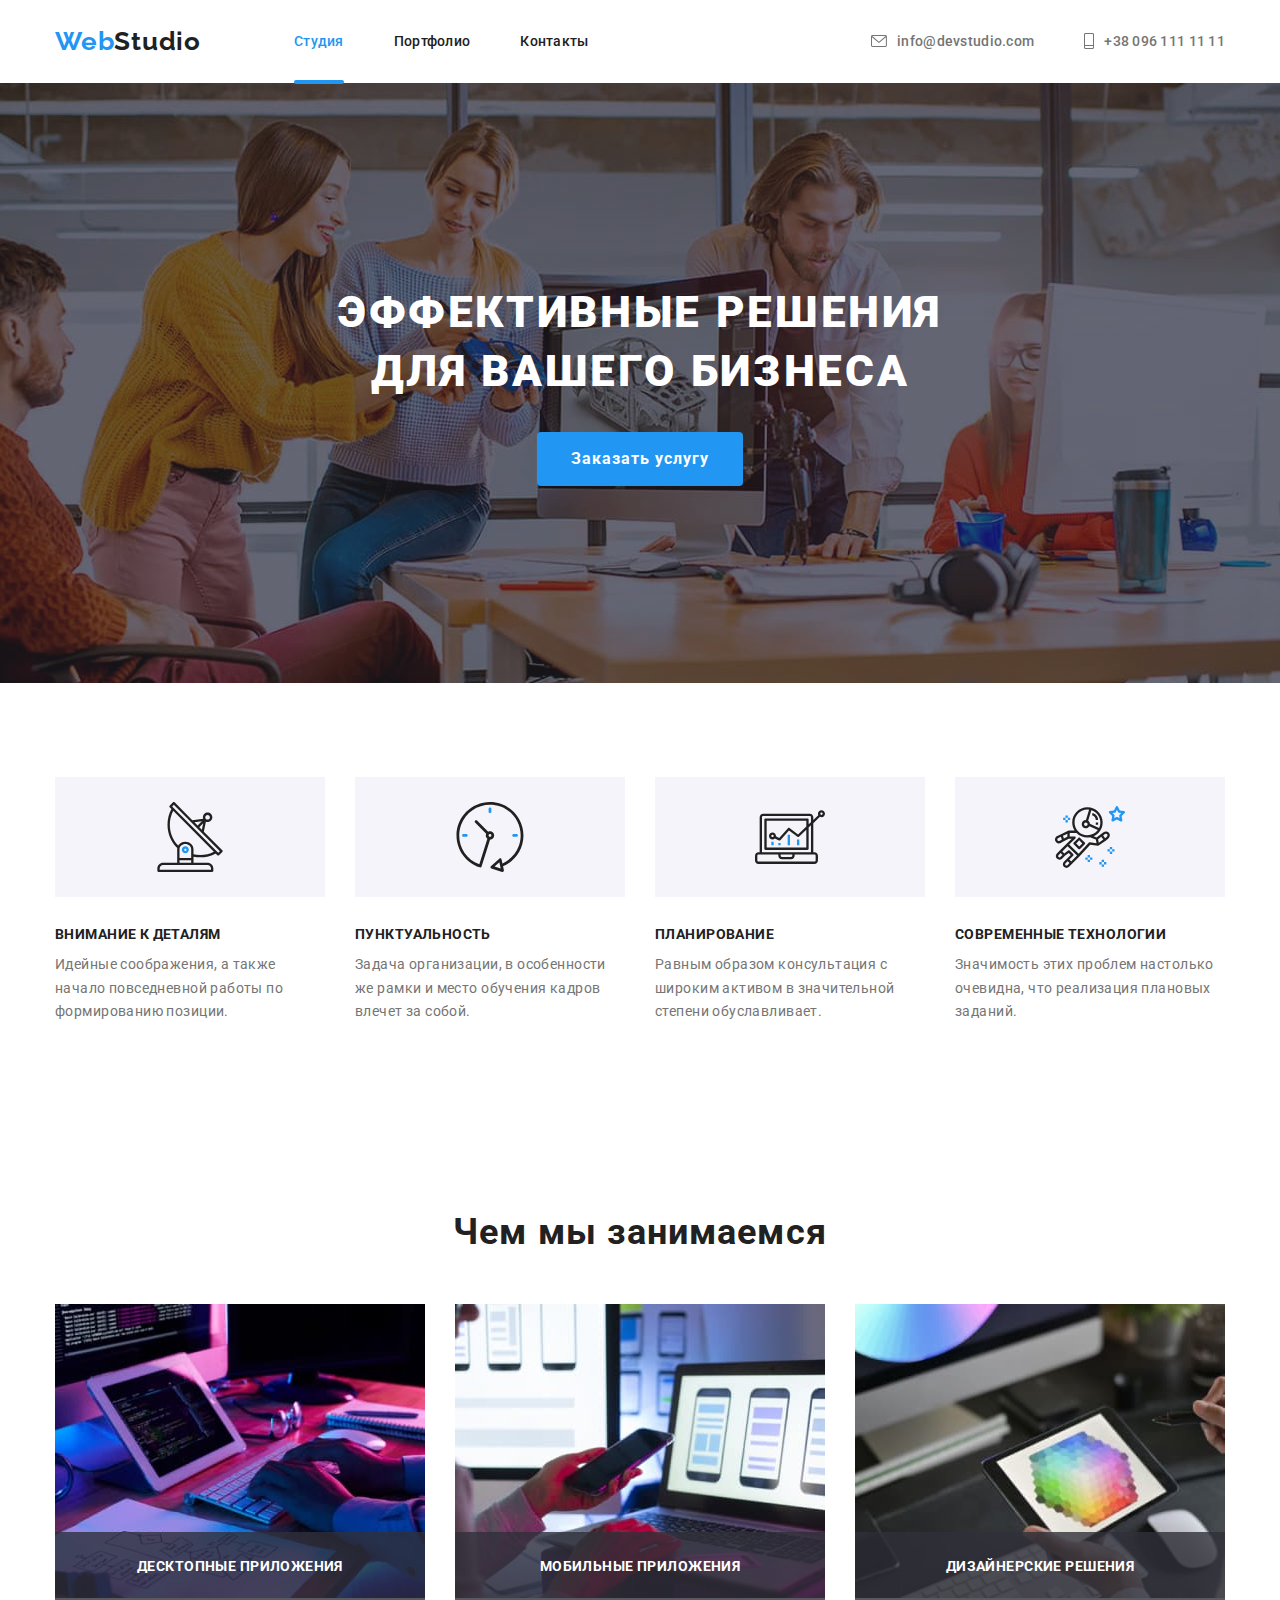
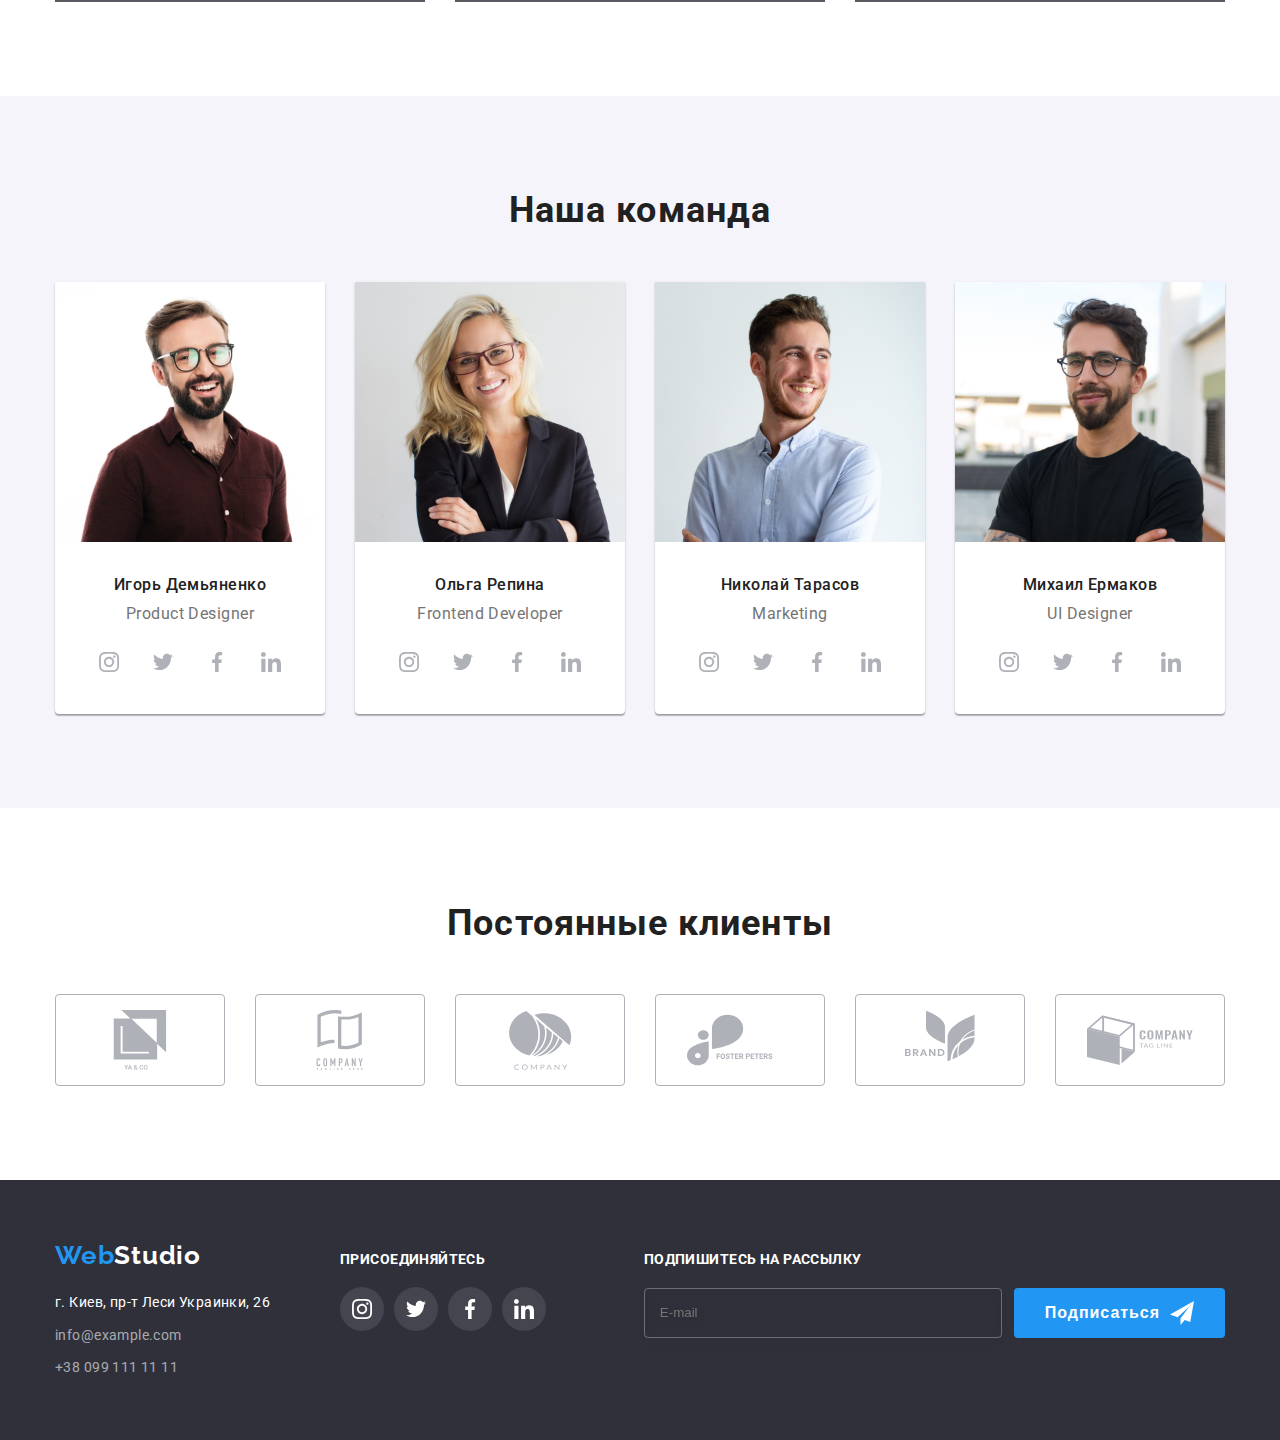
<file: index.html>
<!DOCTYPE html>
<html lang="ru">
  <head>
    <meta charset="UTF-8" />
    <meta http-equiv="X-UA-Compatible" content="IE=edge" />
    <meta
      name="viewport"
      content="width=device-width, initial-scale=1.0"
    />
    <title>WebStudio</title>
    <link rel="preconnect" href="https://fonts.googleapis.com" />
    <link
      rel="preconnect"
      href="https://fonts.gstatic.com"
      crossorigin
    />
    <link
      href="https://fonts.googleapis.com/css2?family=Raleway:wght@700&family=Roboto:wght@400;500;700;900&display=swap"
      rel="stylesheet"
    />
    <link
      rel="stylesheet"
      href="https://cdnjs.cloudflare.com/ajax/libs/modern-normalize/1.1.0/modern-normalize.min.css"
      integrity="sha512-wpPYUAdjBVSE4KJnH1VR1HeZfpl1ub8YT/NKx4PuQ5NmX2tKuGu6U/JRp5y+Y8XG2tV+wKQpNHVUX03MfMFn9Q=="
      crossorigin="anonymous"
      referrerpolicy="no-referrer"
    />
    <!-- <link rel="stylesheet" href="./css/styles.css" /> -->
    <link rel="stylesheet" href="./css/main.min.css" />
  </head>
  <body>
    <!--header-->
    <header class="header">
      <div class="header-container container">
        <a href="./index.html" class="header__logo logo link"
          >Web<span class="header-logo">Studio</span></a
        >
        <nav>
          <ul class="header-nav">
            <li class="header-nav__item">
              <a
                href="./index.html"
                class="header-nav__link link header-nav__link current"
                >Студия</a
              >
            </li>
            <li class="header-nav__item">
              <a href="./portfolio.html" class="header-nav__link link"
                >Портфолио</a
              >
            </li>
            <li class="header-nav__item">
              <a href="" class="header-nav__link link">Контакты</a>
            </li>
          </ul>
        </nav>
        <ul class="contact-us">
          <li class="contact-us__item">
            <a
              href="mailto:info@devstudio.com"
              class="contact-us__via link"
              ><svg class="contact-us__icon" width="16" height="12">
                <use
                  href="./icons/symbol-defs.svg#icon-envelope"
                ></use>
              </svg>
              info@devstudio.com</a
            >
          </li>
          <li class="contact-us__item">
            <a href="tel:+380961111111" class="contact-us__via link"
              ><svg class="contact-us__icon" width="10" height="16">
                <use href="icons/symbol-defs.svg#icon-phone"></use>
              </svg>
              +38 096 111 11 11</a
            >
          </li>
        </ul>
      </div>
    </header>
    <!--main-->
    <main>
      <!-- main section -->
      <section class="main-section overlay">
        <div class="container">
          <h1 class="main-section__title">
            Эффективные решения <br />
            для вашего бизнеса
          </h1>
          <button
            type="button"
            class="main-section__button button"
            data-modal-open
          >
            Заказать услугу
          </button>
        </div>
      </section>

      <!--Our advantages-->
      <section class="section">
        <div class="container">
          <h2 class="visually-hidden">Наши преимущества</h2>
          <ul class="advantages">
            <li class="advantages__item">
              <div class="advantages__bcg">
                <svg width="70" height="70">
                  <use
                    href="icons/symbol-defs.svg#icon-antenna"
                  ></use>
                </svg>
              </div>
              <h3 class="advantages__title">Внимание к деталям</h3>
              <p class="advantages__text">
                Идейные соображения, а также начало повседневной
                работы по формированию позиции.
              </p>
            </li>
            <li class="advantages__item">
              <div class="advantages__bcg">
                <svg width="70" height="70">
                  <use href="icons/symbol-defs.svg#icon-clock"></use>
                </svg>
              </div>
              <h3 class="advantages__title">Пунктуальность</h3>
              <p class="advantages__text">
                Задача организации, в особенности же рамки и место
                обучения кадров влечет за собой.
              </p>
            </li>
            <li class="advantages__item">
              <div class="advantages__bcg">
                <svg width="70" height="70">
                  <use
                    href="icons/symbol-defs.svg#icon-diagram"
                  ></use>
                </svg>
              </div>
              <h3 class="advantages__title">Планирование</h3>
              <p class="advantages__text">
                Равным образом консультация с широким активом в
                значительной степени обуславливает.
              </p>
            </li>
            <li class="advantages__item">
              <div class="advantages__bcg">
                <svg width="70" height="70">
                  <use
                    href="icons/symbol-defs.svg#icon-astronaut"
                  ></use>
                </svg>
              </div>
              <h3 class="advantages__title">
                Современные технологии
              </h3>
              <p class="advantages__text">
                Значимость этих проблем настолько очевидна, что
                реализация плановых заданий.
              </p>
            </li>
          </ul>
        </div>
      </section>

      <!-- our activities -->
      <section class="section section--no-padding-top">
        <div class="container">
          <h2 class="activity__title">Чем мы занимаемся</h2>
          <ul class="activity__list">
            <li class="activity__item">
              <a href="">
                <div class="activity__wrap">
                  <img
                    src="./img/box-1.jpg"
                    alt="верстаем сайт"
                    width="370"
                    height="294"
                  />
                  <p class="activity__text">Десктопные приложения</p>
                </div>
              </a>
            </li>
            <li class="activity__item">
              <a href="">
                <div class="activity__wrap">
                  <img
                    src="./img/box-2.jpg"
                    alt="делаем мобильное приложение"
                    width="370"
                    height="294"
                  />
                  <p class="activity__text">Мобильные приложения</p>
                </div>
              </a>
            </li>
            <li class="activity__item">
              <a href="">
                <div class="activity__wrap">
                  <img
                    src="./img/box-3.jpg"
                    alt="делаем дизайн"
                    width="370"
                    height="294"
                  />
                  <p class="activity__text">Дизайнерские решения</p>
                </div>
              </a>
            </li>
          </ul>
        </div>
      </section>

      <!-- our team -->

      <section class="team section">
        <div class="container">
          <h2 class="team__title">Наша команда</h2>
          <ul class="cards">
            <li class="cards__item item">
              <img
                src="./img/img.jpg"
                alt="Игорь Демьяненко"
                width="270"
              />
              <div class="cards__wrap">
                <h3 class="cards__name">Игорь Демьяненко</h3>
                <p class="cards__position">Product Designer</p>
                <ul class="cards__social-list list">
                  <li class="cards__social-item item">
                    <a class="cards__social-link link" href=""
                      ><svg width="20" height="20">
                        <use
                          href="./icons/symbol-defs.svg#icon-instagram1"
                        ></use>
                      </svg>
                    </a>
                  </li>
                  <li class="cards__social-item item">
                    <a class="cards__social-link link" href=""
                      ><svg width="20" height="20">
                        <use
                          href="./icons/symbol-defs.svg#icon-twitter"
                        ></use>
                      </svg>
                    </a>
                  </li>
                  <li class="cards__social-item item">
                    <a class="cards__social-link link" href=""
                      ><svg width="20" height="20">
                        <use
                          href="./icons/symbol-defs.svg#icon-facebook"
                        ></use>
                      </svg>
                    </a>
                  </li>
                  <li class="cards__social-item item">
                    <a class="cards__social-link link" href=""
                      ><svg width="20" height="20">
                        <use
                          href="./icons/symbol-defs.svg#icon-linkedin"
                        ></use>
                      </svg>
                    </a>
                  </li>
                </ul>
              </div>
            </li>
            <li class="cards__item item">
              <img
                src="./img/img-2.jpg"
                alt="Ольга Репина"
                width="270"
              />
              <div class="cards__wrap">
                <h3 class="cards__name">Ольга Репина</h3>
                <p class="cards__position">Frontend Developer</p>
                <ul class="cards__social-list list">
                  <li class="cards__social-item item">
                    <a class="cards__social-link link" href=""
                      ><svg width="20" height="20">
                        <use
                          href="./icons/symbol-defs.svg#icon-instagram1"
                        ></use>
                      </svg>
                    </a>
                  </li>
                  <li class="cards__social-item item">
                    <a class="cards__social-link link" href=""
                      ><svg width="20" height="20">
                        <use
                          href="./icons/symbol-defs.svg#icon-twitter"
                        ></use>
                      </svg>
                    </a>
                  </li>
                  <li class="cards__social-item item">
                    <a class="cards__social-link link" href=""
                      ><svg width="20" height="20">
                        <use
                          href="./icons/symbol-defs.svg#icon-facebook"
                        ></use>
                      </svg>
                    </a>
                  </li>
                  <li class="cards__social-item item">
                    <a class="cards__social-link link" href=""
                      ><svg width="20" height="20">
                        <use
                          href="./icons/symbol-defs.svg#icon-linkedin"
                        ></use>
                      </svg>
                    </a>
                  </li>
                </ul>
              </div>
            </li>
            <li class="cards__item item">
              <img
                src="./img/img-3.jpg"
                alt="Николай Тарасов"
                width="270"
              />
              <div class="cards__wrap">
                <h3 class="cards__name">Николай Тарасов</h3>
                <p class="cards__position">Marketing</p>
                <ul class="cards__social-list list">
                  <li class="cards__social-item item">
                    <a class="cards__social-link link" href=""
                      ><svg width="20" height="20">
                        <use
                          href="./icons/symbol-defs.svg#icon-instagram1"
                        ></use>
                      </svg>
                    </a>
                  </li>
                  <li class="cards__social-item item">
                    <a class="cards__social-link link" href=""
                      ><svg
                        class="team-social-icon"
                        width="20"
                        height="20"
                      >
                        <use
                          href="./icons/symbol-defs.svg#icon-twitter"
                        ></use>
                      </svg>
                    </a>
                  </li>
                  <li class="cards__social-item item">
                    <a class="cards__social-link link" href=""
                      ><svg width="20" height="20">
                        <use
                          href="./icons/symbol-defs.svg#icon-facebook"
                        ></use>
                      </svg>
                    </a>
                  </li>
                  <li class="cards__social-item item">
                    <a class="cards__social-link link" href=""
                      ><svg width="20" height="20">
                        <use
                          href="./icons/symbol-defs.svg#icon-linkedin"
                        ></use>
                      </svg>
                    </a>
                  </li>
                </ul>
              </div>
            </li>
            <li class="cards__item item">
              <img
                src="./img/img-4.jpg"
                alt="Михаил Ермаков"
                width="270"
              />
              <div class="cards__wrap">
                <h3 class="cards__name">Михаил Ермаков</h3>
                <p class="cards__position">UI Designer</p>
                <ul class="cards__social-list list">
                  <li class="cards__social-item item">
                    <a class="cards__social-link link" href=""
                      ><svg width="20" height="20">
                        <use
                          href="./icons/symbol-defs.svg#icon-instagram1"
                        ></use>
                      </svg>
                    </a>
                  </li>
                  <li class="cards__social-item item">
                    <a class="cards__social-link link" href=""
                      ><svg
                        class="team-social-icon"
                        width="20"
                        height="20"
                      >
                        <use
                          href="./icons/symbol-defs.svg#icon-twitter"
                        ></use>
                      </svg>
                    </a>
                  </li>
                  <li class="cards__social-item item">
                    <a class="cards__social-link link" href=""
                      ><svg width="20" height="20">
                        <use
                          href="./icons/symbol-defs.svg#icon-facebook"
                        ></use>
                      </svg>
                    </a>
                  </li>
                  <li class="cards__social-item item">
                    <a class="cards__social-link link" href=""
                      ><svg width="20" height="20">
                        <use
                          href="./icons/symbol-defs.svg#icon-linkedin"
                        ></use>
                      </svg>
                    </a>
                  </li>
                </ul>
              </div>
            </li>
          </ul>
        </div>
      </section>
      <section class="section">
        <div class="container">
          <h2 class="clients-title">Постоянные клиенты</h2>
          <ul class="clients-list">
            <li class="clients-item item">
              <a class="clients-link" href="">
                <svg class="clients-icon" width="106" height="60">
                  <use href="icons/symbol-defs.svg#icon-group"></use>
                </svg>
              </a>
            </li>
            <li class="clients-item item">
              <a class="clients-link" href="">
                <svg class="clients-icon" width="106" height="60">
                  <use
                    href="icons/symbol-defs.svg#icon-group-2"
                  ></use>
                </svg>
              </a>
            </li>
            <li class="clients-item item">
              <a class="clients-link" href="">
                <svg class="clients-icon" width="106" height="60">
                  <use
                    href="icons/symbol-defs.svg#icon-group-3"
                  ></use>
                </svg>
              </a>
            </li>
            <li class="clients-item item">
              <a class="clients-link" href="">
                <svg class="clients-icon" width="106" height="60">
                  <use
                    href="icons/symbol-defs.svg#icon-group-4"
                  ></use>
                </svg>
              </a>
            </li>
            <li class="clients-item item">
              <a class="clients-link" href="">
                <svg class="clients-icon" width="106" height="60">
                  <use
                    href="icons/symbol-defs.svg#icon-group-5"
                  ></use>
                </svg>
              </a>
            </li>
            <li class="clients-item item">
              <a class="clients-link" href="">
                <svg class="clients-icon" width="106" height="60">
                  <use
                    href="icons/symbol-defs.svg#icon-group-6"
                  ></use>
                </svg>
              </a>
            </li>
          </ul>
        </div>
      </section>
    </main>
    <!--footer-->
    <footer class="footer">
      <div class="footer-container container">
        <div>
          <a href="./index.html" class="logo link"
            ><span class="logo-web">Web</span
            ><span class="footer-logo">Studio</span></a
          >
          <address class="address">
            <ul class="footer-list">
              <li class="footer-item item">
                <a
                  class="footer-address link"
                  href="https://goo.gl/maps/dWY4cg4Rnmq4vtrc8"
                  target="_blank"
                  >г. Киев, пр-т Леси Украинки, 26</a
                >
              </li>
              <li class="footer-item item">
                <a
                  class="footer-email link"
                  href="mailto:info@example.com"
                  >info@example.com</a
                >
              </li>
              <li class="footer-item item">
                <a class="footer-phone link" href="tel:+380991111111"
                  >+38 099 111 11 11</a
                >
              </li>
            </ul>
          </address>
        </div>
        <div class="footer-social">
          <h3 class="follow-us">присоединяйтесь</h3>
          <ul class="footer-social-list">
            <li class="footer-social-item">
              <a class="social-link" href="">
                <svg class="footer-icon" width="20" height="20">
                  <use
                    href="./icons/symbol-defs.svg#icon-instagram3"
                  ></use>
                </svg>
              </a>
            </li>
            <li class="footer-social-item">
              <a class="social-link" href="">
                <svg class="footer-icon" width="20" height="20">
                  <use
                    href="./icons/symbol-defs.svg#icon-twitter"
                  ></use>
                </svg>
              </a>
            </li>
            <li class="footer-social-item">
              <a class="social-link" href="">
                <svg class="footer-icon" width="20" height="20">
                  <use
                    href="./icons/symbol-defs.svg#icon-facebook"
                  ></use>
                </svg>
              </a>
            </li>
            <li class="footer-social-item">
              <a class="social-link" href="">
                <svg class="footer-icon" width="20" height="20">
                  <use
                    href="./icons/symbol-defs.svg#icon-linkedin"
                  ></use>
                </svg>
              </a>
            </li>
          </ul>
        </div>
        <div class="footer-input">
          <form class="footer-form">
            <p class="footer-sub">Подпишитесь на рассылку</p>
            <div class="footer-input-position">
              <input
                type="email"
                name="enail"
                placeholder="E-mail"
                class="footer-email-input"
              />
              <button type="submit" class="footer-btn">
                Подписаться
                <svg width="24" height="24" class="footer-btn-icon">
                  <use
                    href="./icons/symbol-defs.svg#icon-send1"
                  ></use>
                </svg>
              </button>
            </div>
          </form>
        </div>
      </div>
    </footer>

    <div class="backdrop is-hidden" data-modal>
      <div class="modal">
        <button
          type="button"
          class="modal__close-btn"
          data-modal-close
        >
          <svg width="18" height="18">
            <use href="./icons/symbol-defs.svg#icon-close"></use>
          </svg>
        </button>
        <p class="modal-title">
          Оставьте свои данные, мы вам перезвоним
        </p>

        <form class="modal-form">
          <div class="form-input">
            <label for="name" class="form-label">Имя</label>
            <input
              type="text"
              name="name"
              class="modal-input"
              id="name"
              required
            />
            <svg class="input-icon" width="13" height="13">
              <use href="./icons/symbol-defs.svg#icon-Name"></use>
            </svg>
          </div>
          <div class="form-input">
            <label for="phone-number" class="form-label"
              >Телефон</label
            >
            <input
              type="tel"
              name="phone-number"
              class="modal-input"
              id="phone-number"
              required
            />
            <svg class="input-icon" width="13" height="13">
              <use href="./icons/symbol-defs.svg#icon-Tel"></use>
            </svg>
          </div>
          <div class="form-input">
            <label for="email" class="form-label">Почта</label>
            <input
              type="email"
              name="email"
              class="modal-input"
              id="email"
              required
            />
            <svg class="input-icon" width="13" height="13">
              <use href="./icons/symbol-defs.svg#icon-Email"></use>
            </svg>
          </div>
          <div class="form-input">
            <label for="textarea" class="form-label"
              >Комментарий</label
            >
            <textarea
              name="comment"
              id="textarea"
              class="comment"
              placeholder="Введите текст"
            ></textarea>
          </div>
          <div class="form-privacy">
            <input
              type="checkbox"
              class="modal-check visually-hidden"
              name="privacy-check"
              id="modal-check"
            />
            <label for="modal-check" class="modal-check-text"
              >Соглашаюсь с рассылкой и принимаю
              <a class="privacy-link link" href=""
                >Условия договора</a
              >
            </label>
          </div>

          <button type="submit" class="submit-btn button">
            Отправить
          </button>
        </form>
      </div>
    </div>
    <script src="./js/modal.js"></script>
  </body>
</html>
</file>
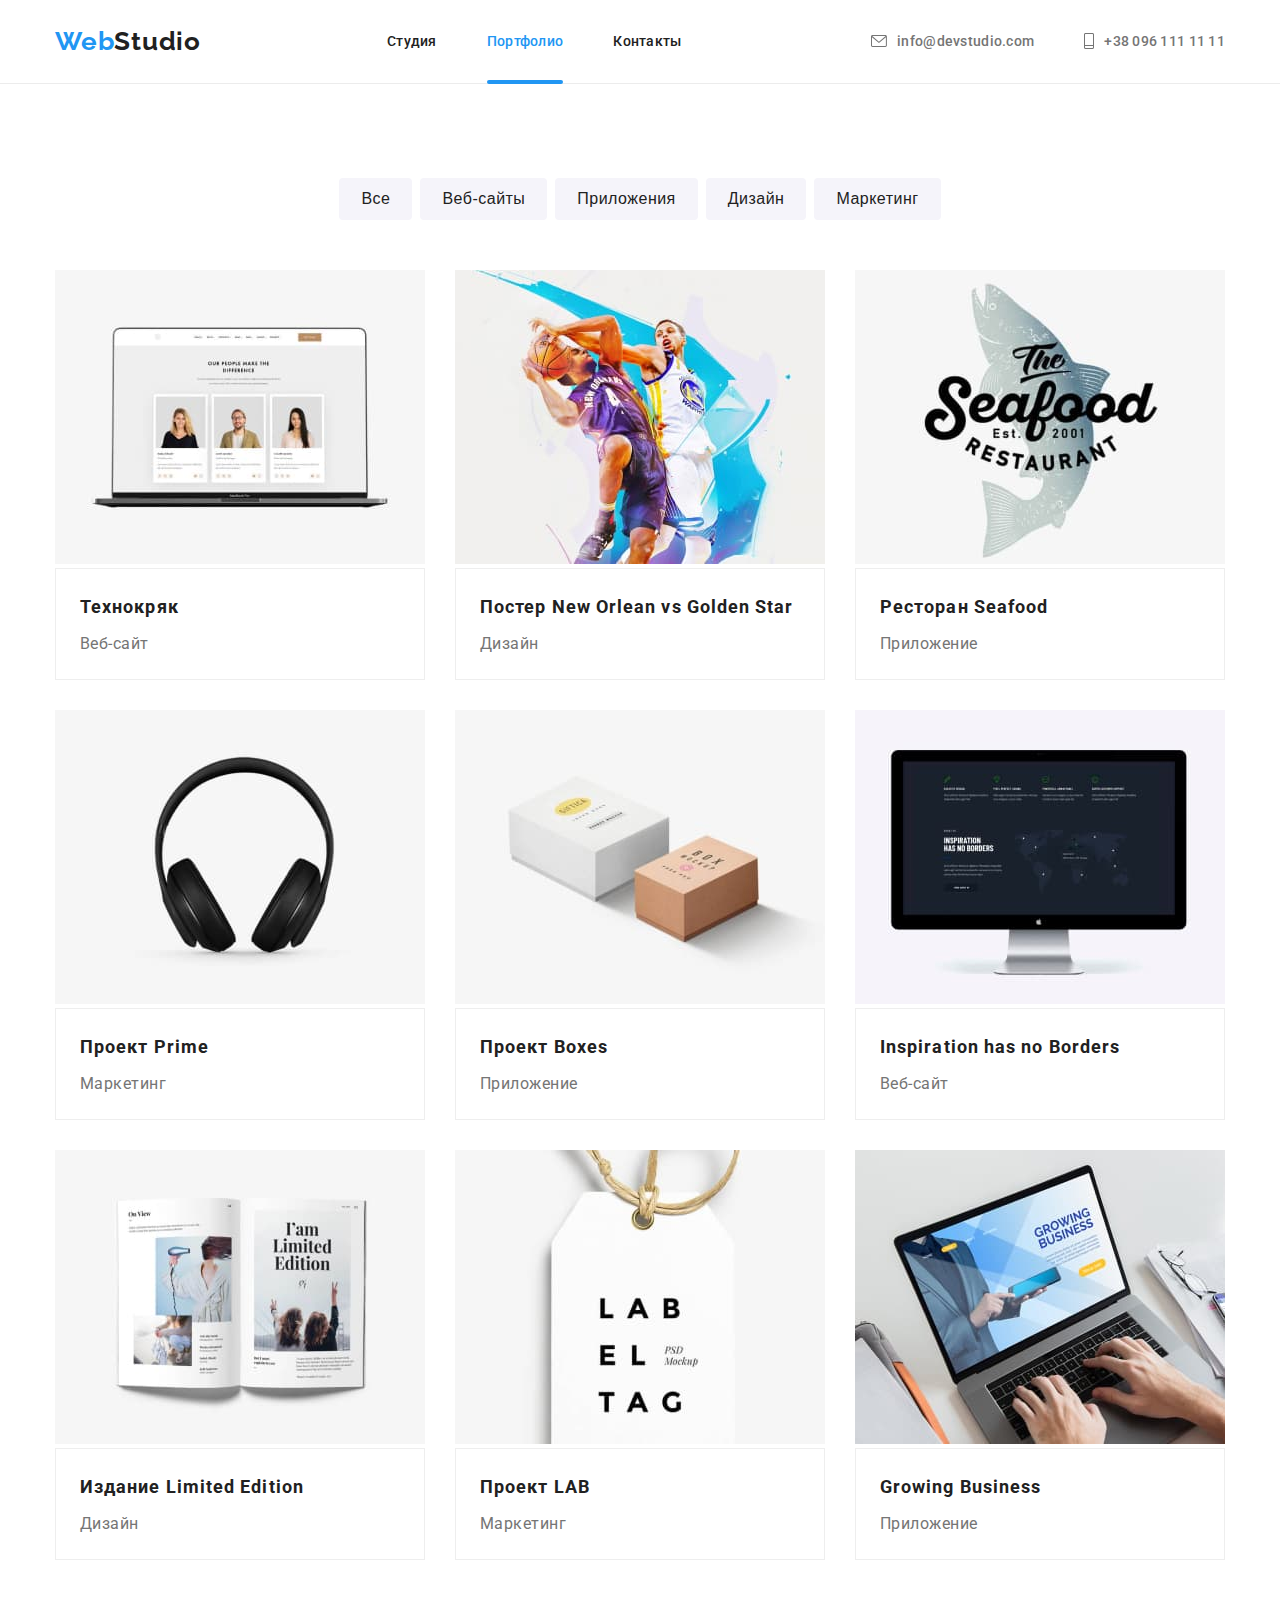
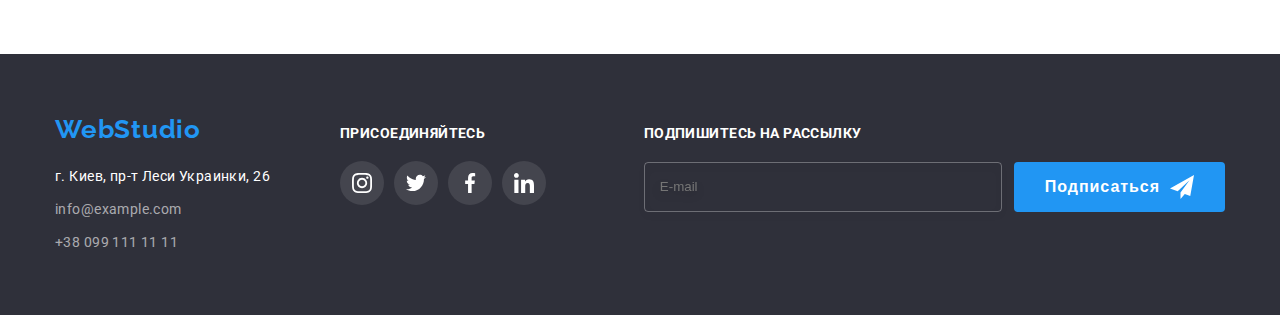
<file: portfolio.html>
<!DOCTYPE html>
<html lang="ru">
  <head>
    <meta charset="UTF-8" />
    <meta http-equiv="X-UA-Compatible" content="IE=edge" />
    <meta
      name="viewport"
      content="width=device-width, initial-scale=1.0"
    />
    <title>Portfolio</title>
    <link rel="preconnect" href="https://fonts.googleapis.com" />
    <link
      rel="preconnect"
      href="https://fonts.gstatic.com"
      crossorigin
    />
    <link
      href="https://fonts.googleapis.com/css2?family=Raleway:wght@700&family=Roboto:wght@400;500;700;900&display=swap"
      rel="stylesheet"
    />
    <link
      rel="stylesheet"
      href="https://cdnjs.cloudflare.com/ajax/libs/modern-normalize/1.1.0/modern-normalize.min.css"
      integrity="sha512-wpPYUAdjBVSE4KJnH1VR1HeZfpl1ub8YT/NKx4PuQ5NmX2tKuGu6U/JRp5y+Y8XG2tV+wKQpNHVUX03MfMFn9Q=="
      crossorigin="anonymous"
      referrerpolicy="no-referrer"
    />
    <!-- <link rel="stylesheet" href="./css/styles.css" /> -->
    <link rel="stylesheet" href="./css/main.min.css" />
  </head>
  <body>
    <!--header-->
    <header class="page-header">
      <div class="header-container container">
        <a href="./index.html" class="header-logo logo link"
          >Web<span class="header-logo">Studio</span></a
        >
        <nav>
          <ul class="header-nav">
            <li class="header-nav__item item">
              <a href="./index.html" class="header-nav__link link"
                >Студия</a
              >
            </li>
            <li class="header-nav__item item">
              <a
                href="./portfolio.html"
                class="header-nav__link link current"
                >Портфолио</a
              >
            </li>
            <li class="header-nav__item item">
              <a href="" class="header-nav__link link">Контакты</a>
            </li>
          </ul>
        </nav>
        <ul class="contact-us">
          <li class="contact-us__item item">
            <a
              href="mailto:info@devstudio.com"
              class="contact-us__via link"
              ><svg class="contact-us__icon" width="16" height="12">
                <use
                  href="./icons/symbol-defs.svg#icon-envelope"
                ></use>
              </svg>
              info@devstudio.com</a
            >
          </li>
          <li class="contact-us__item item">
            <a href="tel:+380961111111" class="contact-us__via link"
              ><svg class="contact-us__icon" width="10" height="16">
                <use href="icons/symbol-defs.svg#icon-phone"></use>
              </svg>
              +38 096 111 11 11</a
            >
          </li>
        </ul>
      </div>
    </header>
    <!--main-->
    <main>
      <section class="section">
        <div class="main-container container">
          <h1 class="visually-hidden">фильтр</h1>
          <ul class="main-list list">
            <li class="main-item">
              <button type="button" class="main-btn">Все</button>
            </li>
            <li class="main-item">
              <button type="button" class="main-btn">
                Веб-сайты
              </button>
            </li>
            <li class="main-item">
              <button type="button" class="main-btn">
                Приложения
              </button>
            </li>
            <li class="main-item">
              <button type="button" class="main-btn">Дизайн</button>
            </li>
            <li class="main-item">
              <button type="button" class="main-btn">
                Маркетинг
              </button>
            </li>
          </ul>
          <ul class="project-list">
            <li class="project-item item">
              <a href="" class="project-link link">
                <div class="project-hover">
                  <img
                    src="./img2/img.jpg"
                    alt="ноутбук"
                    width="370"
                  />
                  <p class="hover-text">
                    Ресурс предлагает комплексные предложения с разным
                    уровнем функционала и сервисов. Все это позволит
                    посетителю получить исчерпывающие сведения о
                    компании или частном лице.
                  </p>
                </div>
                <div class="project-border">
                  <h2 class="project-title">Технокряк</h2>
                  <p class="project-text">Веб-сайт</p>
                </div>
              </a>
            </li>
            <li class="project-item item">
              <a href="" class="project-link link">
                <div class="project-hover">
                  <img
                    src="./img2/img-2.jpg"
                    alt="два баскетболиста"
                    width="370"
                  />
                  <p class="hover-text">
                    Ресурс предлагает комплексные предложения с разным
                    уровнем функционала и сервисов. Все это позволит
                    посетителю получить исчерпывающие сведения о
                    компании или частном лице.
                  </p>
                </div>
                <div class="project-border">
                  <h2 class="project-title">
                    Постер New Orlean vs Golden Star
                  </h2>
                  <p class="project-text">Дизайн</p>
                </div>
              </a>
            </li>
            <li class="project-item item">
              <a href="" class="project-link link">
                <div class="project-hover">
                  <img
                    src="./img2/img-3.jpg"
                    alt="лого ресторана"
                    width="370"
                  />
                  <p class="hover-text">
                    Ресурс предлагает комплексные предложения с разным
                    уровнем функционала и сервисов. Все это позволит
                    посетителю получить исчерпывающие сведения о
                    компании или частном лице.
                  </p>
                </div>
                <div class="project-border">
                  <h2 class="project-title">Ресторан Seafood</h2>
                  <p class="project-text">Приложение</p>
                </div>
              </a>
            </li>
            <li class="project-item item">
              <a href="" class="project-link link">
                <div class="project-hover">
                  <img
                    src="./img2/img-4.jpg"
                    alt="наушники"
                    width="370"
                  />
                  <p class="hover-text">
                    Ресурс предлагает комплексные предложения с разным
                    уровнем функционала и сервисов. Все это позволит
                    посетителю получить исчерпывающие сведения о
                    компании или частном лице.
                  </p>
                </div>
                <div class="project-border">
                  <h2 class="project-title">Проект Prime</h2>
                  <p class="project-text">Маркетинг</p>
                </div>
              </a>
            </li>
            <li class="project-item item">
              <a href="" class="project-link link">
                <div class="project-hover">
                  <img
                    src="./img2/img-5.jpg"
                    alt="две коробки"
                    width="370"
                  />
                  <p class="hover-text">
                    Ресурс предлагает комплексные предложения с разным
                    уровнем функционала и сервисов. Все это позволит
                    посетителю получить исчерпывающие сведения о
                    компании или частном лице.
                  </p>
                </div>
                <div class="project-border">
                  <h2 class="project-title">Проект Boxes</h2>
                  <p class="project-text">Приложение</p>
                </div>
              </a>
            </li>
            <li class="project-item item">
              <a href="" class="project-link link">
                <div class="project-hover">
                  <img
                    src="./img2/img-6.jpg"
                    alt="моноблок"
                    width="370"
                  />
                  <p class="hover-text">
                    Ресурс предлагает комплексные предложения с разным
                    уровнем функционала и сервисов. Все это позволит
                    посетителю получить исчерпывающие сведения о
                    компании или частном лице.
                  </p>
                </div>
                <div class="project-border">
                  <h2 class="project-title">
                    Inspiration has no Borders
                  </h2>
                  <p class="project-text">Веб-сайт</p>
                </div>
              </a>
            </li>
            <li class="project-item item">
              <a href="" class="project-link link">
                <div class="project-hover">
                  <img
                    src="./img2/img-7.jpg"
                    alt="книга"
                    width="370"
                  />
                  <p class="hover-text">
                    Ресурс предлагает комплексные предложения с разным
                    уровнем функционала и сервисов. Все это позволит
                    посетителю получить исчерпывающие сведения о
                    компании или частном лице.
                  </p>
                </div>
                <div class="project-border">
                  <h2 class="project-title">
                    Издание Limited Edition
                  </h2>
                  <p class="project-text">Дизайн</p>
                </div>
              </a>
            </li>
            <li class="project-item item">
              <a href="" class="project-link link">
                <div class="project-hover">
                  <img
                    src="./img2/img-8.jpg"
                    alt="бирка"
                    width="370"
                  />
                  <p class="hover-text">
                    Ресурс предлагает комплексные предложения с разным
                    уровнем функционала и сервисов. Все это позволит
                    посетителю получить исчерпывающие сведения о
                    компании или частном лице.
                  </p>
                </div>
                <div class="project-border">
                  <h2 class="project-title">Проект LAB</h2>
                  <p class="project-text">Маркетинг</p>
                </div>
              </a>
            </li>
            <li class="project-item item">
              <a href="" class="project-link link">
                <div class="project-hover">
                  <img
                    src="./img2/img-9.jpg"
                    alt="руки печатают на клавиатуре"
                    width="370"
                  />
                  <p class="hover-text">
                    Ресурс предлагает комплексные предложения с разным
                    уровнем функционала и сервисов. Все это позволит
                    посетителю получить исчерпывающие сведения о
                    компании или частном лице.
                  </p>
                </div>
                <div class="project-border">
                  <h2 class="project-title">Growing Business</h2>
                  <p class="project-text">Приложение</p>
                </div>
              </a>
            </li>
          </ul>
        </div>
      </section>
    </main>
    <!--footer-->
    <footer class="footer">
      <div class="footer-container container">
        <div>
          <a href="./index.html" class="footer-logo logo link"
            ><span class="logo-web">Web</span
            ><span class="logo-studio-white">Studio</span></a
          >
          <address class="address">
            <ul class="footer-list">
              <li class="footer-item item">
                <a
                  class="footer-address link"
                  href="https://goo.gl/maps/dWY4cg4Rnmq4vtrc8"
                  target="_blank"
                  >г. Киев, пр-т Леси Украинки, 26</a
                >
              </li>
              <li class="footer-item item">
                <a
                  class="footer-email link"
                  href="mailto:info@example.com"
                  >info@example.com</a
                >
              </li>
              <li class="footer-item item">
                <a class="footer-phone link" href="tel:+380991111111"
                  >+38 099 111 11 11</a
                >
              </li>
            </ul>
          </address>
        </div>
        <div class="footer-social">
          <h3 class="follow-us">присоединяйтесь</h3>
          <ul class="footer-social-list">
            <li class="footer-social-item">
              <a class="social-link" href="">
                <svg class="footer-icon" width="20" height="20">
                  <use
                    href="./icons/symbol-defs.svg#icon-instagram3"
                  ></use>
                </svg>
              </a>
            </li>
            <li class="footer-social-item">
              <a class="social-link" href="">
                <svg class="footer-icon" width="20" height="20">
                  <use
                    href="./icons/symbol-defs.svg#icon-twitter"
                  ></use>
                </svg>
              </a>
            </li>
            <li class="footer-social-item">
              <a class="social-link" href="">
                <svg class="footer-icon" width="20" height="20">
                  <use
                    href="./icons/symbol-defs.svg#icon-facebook"
                  ></use>
                </svg>
              </a>
            </li>
            <li class="footer-social-item">
              <a class="social-link" href="">
                <svg class="footer-icon" width="20" height="20">
                  <use
                    href="./icons/symbol-defs.svg#icon-linkedin"
                  ></use>
                </svg>
              </a>
            </li>
          </ul>
        </div>
        <div class="footer-input">
          <form class="footer-form">
            <p class="footer-sub">Подпишитесь на рассылку</p>
            <div class="footer-input-position">
              <input
                type="email"
                name="enail"
                placeholder="E-mail"
                class="footer-email-input"
              />
              <button type="submit" class="footer-btn">
                Подписаться
                <svg width="24" height="24" class="footer-btn-icon">
                  <use
                    href="./icons/symbol-defs.svg#icon-send1"
                  ></use>
                </svg>
              </button>
            </div>
          </form>
        </div>
      </div>
    </footer>
  </body>
</html>
</file>
<file: css/styles.css>
* {
  box-sizing: border-box;
}

:root {
  --primary-text-color: #757575;
  --title-text-color: #212121;
  --accent-color: #2196f3;
  --white-color: #ffffff;
}

body {
  font-family: "Roboto", sans-serif;
  color: var(--primary-text-color);
  margin: 0;
}

p,
h1,
h2,
h3,
h4,
h5,
h6 {
  margin: 0;
  padding: 0;
}

ul,
ol {
  margin: 0;
  padding: 0;
  list-style: none;
}

img {
  display: block;
  min-width: 100%;
  height: auto;
}

.container {
  width: 1200px;
  padding-left: 15px;
  padding-right: 15px;
  margin: 0 auto;
}

.link,
.list,
.header-link,
.item {
  list-style: none;
  text-decoration: none;
  color: inherit;
  padding: 0;
  margin: 0;
}

.visually-hidden {
  position: absolute;
  white-space: nowrap;
  width: 1px;
  height: 1px;
  overflow: hidden;
  border: 0;
  padding: 0;
  clip: rect(0 0 0 0);
  clip-path: inset(50%);
  margin: -1px;
}

.img {
  display: block;
  max-width: 100%;
  height: auto;
}

/* -------------------header--------------------- */

.page-header {
  border-bottom: 1px solid #ececec;
}

.logo {
  font-family: "Raleway";
  font-style: normal;
  font-weight: 700;
  font-size: 26px;
  line-height: 1.19;
  letter-spacing: 0.03em;
  margin-right: 93px;
}

.logo-web {
  color: var(--accent-color);
}

.logo-studio {
  color: var(--title-text-color);
}

.logo-studio-white {
  color: var(--white-color);
}

.header-nav {
  display: flex;

  font-weight: 500;
  font-size: 14px;
  line-height: 1.33;
  letter-spacing: 0.02em;
  color: var(--title-text-color);
}

.header-link {
  display: block;
  padding-top: 32px;
  padding-bottom: 32px;
  position: relative;

  transition-property: color;
  transition-duration: 250ms;
  transition-timing-function: cubic-bezier(0.4, 0, 0.2, 1);
}

.header-nav .item:not(:last-child) {
  margin-right: 50px;
}

.header-contact-us {
  display: flex;
  margin-left: auto;
  align-items: center;

  font-weight: 500;
  font-size: 14px;
  line-height: 1.33;
  letter-spacing: 0.02em;
  fill: var(--primary-text-color);
}

.header-nav .header-link:hover,
.header-nav .header-link:focus {
  color: var(--accent-color);
}

.header-contact-us .header-contact:hover,
.header-contact-us .header-contact:focus {
  color: var(--accent-color);
}

.header-contact-us .item+.item {
  margin-left: 50px;
}

.header-contact {
  padding-top: 32px;
  padding-bottom: 32px;
  display: flex;
  color: var(--primary-text-color);
  align-items: center;

  transition-property: color;
  transition-duration: 250ms;
  transition-timing-function: cubic-bezier(0.4, 0, 0.2, 1);
}

.current {
  color: var(--accent-color);
}

.current::after {
  display: block;
  content: "";
  position: absolute;
  bottom: -1px;
  left: 0;
  width: 100%;
  height: 4px;
  border-radius: 2px;
  background-color: var(--accent-color);
}

.header-container {
  display: flex;
  align-items: center;
}

.header-container {
  border-bottom: 1px solid color #ECECEC;
}

.header-icon {
  margin-right: 10px;
  fill: currentColor;
}


/*-------------main-----------------------------*/
.overlay {
  max-width: 1600px;
  height: 600px;
  margin-left: auto;
  margin-right: auto;
  background-image: linear-gradient(to right,
      rgba(47, 48, 58, 0.4),
      rgba(47, 48, 58, 0.4)),
    url(../img4/Img.jpg);
  background-repeat: no-repeat;
  background-position: center;
  background-size: cover;
  background-color: #c4c4c4;
}

.main-section {
  padding-top: 200px;
  padding-bottom: 200px;

  color: var(--white-color);
  background-color: #2f303a;
  text-align: center;
  /* outline: 2px solid red; */
}

.main-section-title {
  margin-bottom: 30px;

  font-weight: 900;
  font-size: 44px;
  line-height: 1.36;
  text-align: center;
  letter-spacing: 0.06em;
  text-transform: uppercase;
  color: var(--white-color);
}

.main-button {
  font-family: inherit;
  font-weight: 700;
  font-size: 16px;
  line-height: 1.87;
  display: flex;
  align-items: center;
  text-align: center;
  letter-spacing: 0.06em;
  color: var(--white-color);
  background-color: var(--accent-color);
  cursor: pointer;
  min-width: 200px;
  text-align: center;
  display: inline-block;
  border-color: transparent;
  border-radius: 4px;
  padding: 10px 32px 10px 32px;

  transition: box-shadow;
  transition-duration: 2500ms;
  transition-timing-function: cubic-bezier(0.4, 0, 0.2, 1);
}

.main-button:hover,
.main-button:focus {
  box-shadow: 0px 4px 4px rgba(0, 0, 0, 0.15);
}


/* -------------Our advantages---------------- */
.section {
  padding-top: 94px;
  padding-bottom: 94px;
}

.advantages-title {
  margin-bottom: 10px;

  font-weight: 700;
  font-size: 14px;
  line-height: 1.14;
  letter-spacing: 0.03em;
  text-transform: uppercase;
  color: var(--title-text-color);
}

.advantages-text {
  width: 270px;
  font-size: 14px;
  line-height: 1.71;
  letter-spacing: 0.03em;
  color: var(--primary-text-color);
}


.advantages-list {
  display: flex;
}

.advantages-item+.advantages-item {
  margin-left: 30px;
}

.advantages-bcg {
  margin-bottom: 30px;
  display: flex;
  align-items: center;
  justify-content: center;
  background-color: #f5f4fa;
  width: 270px;
  height: 120px;
}

/* .advantages-item::before {
  margin-bottom: 30px;
  display: block;
  content: "";
  height: 120px;
  background-color: #f5f4fa;
  block-size: contain;
  background-repeat: no-repeat;
  background-position: center;
} */
/* .icon-antenna::before {
  background-image: url(../img4/antenna.svg);
}
.icon-clock::before {
  background-image: url(../img4/clock.svg);
}
.icon-diagram::before {
  background-image: url(../img4/diagram.svg);
}
.icon-astronaut::before {
  background-image: url(../img4/astronaut1.svg);
} */
/* ---------------Our Activities--------------- */
.activity {
  padding-top: 0;
  text-align: center;
}

.activity-title {
  margin-bottom: 50px;

  font-style: normal;
  font-weight: 700;
  font-size: 36px;
  line-height: 1.16;
  text-align: center;
  letter-spacing: 0.03em;
  color: var(--title-text-color);
}


.activity-list {
  display: flex;
}

.activity-list .item+.item {
  margin-left: 30px;
}

.activity-div {
  position: relative;
}

.activity-text {
  position: absolute;
  bottom: 0;
  display: flex;
  align-items: center;
  justify-content: center;
  background: rgba(47, 48, 58, 0.8);
  width: 370px;
  height: 70px;
  font-weight: 700;
  font-size: 14px;
  line-height: 1.14;
  letter-spacing: 0.03em;
  text-transform: uppercase;
  color: var(--white-color);
}

/* ---------------Our Team--------------------- */
.team {
  background: #f5f4fa;
  /* outline: 2px solid burlywood; */
}

.team-text {
  padding-top: 30px;
  padding-bottom: 30px;
}

.team-title {
  margin-bottom: 50px;

  font-style: normal;
  font-weight: 700;
  font-size: 36px;
  line-height: 1.16;
  text-align: center;
  letter-spacing: 0.03em;
  color: var(--title-text-color);
}

.team-name {
  margin-bottom: 10px;

  font-weight: 500;
  font-size: 16px;
  line-height: 1.18;
  text-align: center;
  letter-spacing: 0.03em;
  color: var(--title-text-color);
}

.team-position {
  font-size: 16px;
  line-height: 1.18;
  text-align: center;
  letter-spacing: 0.03em;
  color: var(--primary-text-color);
}

.team-list {
  display: flex;
}

.team-list .item+.item {
  margin-left: 30px;
}

.team-item {
  background-color: var(--white-color);
  box-shadow: 0px 1px 3px rgba(0, 0, 0, 0.12),
    0px 1px 1px rgba(0, 0, 0, 0.14),
    0px 2px 1px rgba(0, 0, 0, 0.2);
  border-radius: 0px 0px 4px 4px;
}

.team-social-list {
  display: flex;
  justify-content: center;
  margin-top: 16px;
}

.team-social-link {
  width: 44px;
  height: 44px;
  border-radius: 50%;
  display: flex;
  align-items: center;
  justify-content: center;
  fill: #afb1b8;
  transition-property: background-color, fill;
  transition-duration: 250ms;
  transition-timing-function: cubic-bezier(0.4, 0, 0.2, 1);
}

.team-social-list .team-social-item+.team-social-item {
  margin-left: 10px;
}

.team-social-link:hover {
  background-color: var(--accent-color);
  fill: var(--white-color);
}

.team-social-link:focus {
  background-color: var(--accent-color);
  fill: var(--white-color);
}

/* --------------clients--------------------- */
.clients-title {
  margin-bottom: 50px;
  font-weight: 700;
  font-size: 36px;
  line-height: 42px;
  text-align: center;
  letter-spacing: 0.03em;
  color: var(--title-text-color);
}

.clients-list {
  display: flex;
  justify-content: center;
}

.clients-link {
  display: flex;
  width: 170px;
  height: 92px;
  border: 1px solid #afb1b8;
  box-sizing: border-box;
  border-radius: 4px;
  align-items: center;
  justify-content: center;
  fill: #afb1b8;

  transition-property: fill, border-color;
  transition-duration: 250ms;
  transition-timing-function: cubic-bezier(0.4, 0, 0.2, 1);
}

.clients-item+.clients-item {
  margin-left: 30px;
}

.clients-link:hover,
.clients-link:focus {
  fill: var(--accent-color);
  border-color: var(--accent-color);
}

/* ---------------Footer--------------------- */
.footer {
  padding-top: 60px;
  padding-bottom: 60px;
}

.footer-address {
  margin-bottom: 9px;

  font-size: 14px;
  line-height: 1.71;
  letter-spacing: 0.03em;
  color: var(--white-color);

  transition-property: color;
  transition-duration: 250ms;
  transition-timing-function: cubic-bezier(0.4, 0, 0.2, 1);
}

.footer-email,
.footer-phone {
  font-size: 14px;
  line-height: 1.71;
  letter-spacing: 0.03em;
  color: rgba(255, 255, 255, 0.6);

  transition-property: color;
  transition-duration: 250ms;
  transition-timing-function: cubic-bezier(0.4, 0, 0.2, 1);
}

.footer-list .footer-item+.footer-item {
  margin-top: 9px;
}

.footer {
  background: #2f303a;
}

.address {
  margin-top: 20px;
  font-style: normal;
}

.footer-address:focus,
.footer-address:hover,
.footer-email:focus,
.footer-email:hover,
.footer-phone:focus,
.footer-phone:hover {
  color: var(--accent-color);
}

.follow-us {
  font-weight: 700;
  font-size: 14px;
  line-height: 16px;
  letter-spacing: 0.03em;
  text-transform: uppercase;
  color: var(--white-color);
}

.footer-container {
  display: flex;
  align-items: baseline;
}

.footer-social {
  margin-left: 70px;
  margin-right: auto;
}

.footer-social-list {
  margin-top: 20px;
  display: flex;
}

.footer-social-item+.footer-social-item {
  margin-left: 10px;
}

.social-link {
  display: block;
  background-color: rgba(255, 255, 255, 0.1);
  width: 44px;
  height: 44px;
  border-radius: 50%;
  display: flex;
  align-items: center;
  justify-content: center;
  fill: var(--white-color);

  transition-property: background-color;
  transition-duration: 250ms;
  transition-timing-function: cubic-bezier(0.4, 0, 0.2, 1);
}

.social-link:hover,
.social-link:focus {
  background-color: var(--accent-color);
}

.footer-input-position {
  display: flex;
}

.footer-sub {
  display: block;
  margin-bottom: 20px;
  font-weight: 700;
  font-size: 14px;
  line-height: 1.14;
  letter-spacing: 0.03em;
  text-transform: uppercase;
  color: var(--white-color);
}

.footer-btn {
  padding: 10px 29px;
  height: 50px;
  background-color: var(--accent-color);
  border-radius: 4px;
  border-color: transparent;
  font-weight: 700;
  font-size: 16px;
  line-height: 1.88;
  display: flex;
  align-items: center;
  text-align: center;
  letter-spacing: 0.06em;
  color: var(--white-color);
  cursor: pointer;
}

.footer-email-input {
  margin-right: 12px;
  padding: 15px;
  width: 358px;
  height: 50px;
  border: 1px solid rgba(255, 255, 255, 0.3);
  box-sizing: border-box;
  filter: drop-shadow(0px 4px 4px rgba(0, 0, 0, 0.15));
  border-radius: 4px;
  background-color: transparent;
  color: var(--white-color);
}

.footer-btn-icon {
  margin-left: 10px;
  fill: var(--white-color);
}

/* --------------------------portfolio----------------------------- */

.main-btn:hover,
.main-btn:focus {
  color: var(--white-color);
  background-color: var(--accent-color);
  box-shadow: 0px 3px 1px rgba(0, 0, 0, 0.1),
    0px 1px 2px rgba(0, 0, 0, 0.08),
    0px 2px 2px rgba(0, 0, 0, 0.12);
}

.main-btn {
  font-weight: 500;
  font-size: 16px;
  line-height: 1.62;
  text-align: center;
  letter-spacing: 0.03em;
  color: var(--title-text-color);
  cursor: pointer;
  background-color: #f5f4fa;
  padding: 6px 20px;
  border-radius: 4px;
  border-color: transparent;

  transition-property: background-color, color, box-shadow;
  transition-duration: 250ms;
  transition-timing-function: cubic-bezier(0.4, 0, 0.2, 1);
}

.main-list {
  display: flex;
  margin-bottom: 50px;
  justify-content: center;
}

.main-list .main-item+.main-item {
  margin-left: 8px;
}

/* ----------------------projects------------------- */
.project-list {
  display: flex;
  flex-wrap: wrap;
  /* justify-content: space-between; !!!!!!!!!!!!!!!!!!!!!!!!!!!!! */
}

.project-item {
  width: 370px;
}

.project-item {
  margin-right: 30px;
  margin-bottom: 30px;
  background: #ffffff;
}

.project-item:nth-child(3n) {
  margin-right: 0;
}

.project-item:nth-last-child(-n + 3) {
  margin-bottom: 0;
}

.project-border {
  padding: 20px 24px;
  border: 1px solid #eeeeee;
}

.project-title {
  margin-bottom: 4px;

  font-weight: 700;
  font-size: 18px;
  line-height: 2;
  letter-spacing: 0.06em;
  color: var(--title-text-color);
}

.project-text {
  font-size: 16px;
  line-height: 1.88;
  letter-spacing: 0.03em;
  color: var(--primary-text-color);
}

.project-link {
  display: inline-block;
}

.project-link:hover,
.project-link:focus {
  box-shadow: 0px 1px 1px rgba(0, 0, 0, 0.12),
    0px 4px 4px rgba(0, 0, 0, 0.06),
    1px 4px 6px rgba(0, 0, 0, 0.16);
}

.project-hover {
  position: relative;
  overflow: hidden;
}

.hover-text {
  padding: 63px 24px;
  position: absolute;
  width: 100%;
  height: 100%;
  top: 0;
  left: 0;

  font-size: 18px;
  line-height: 1.56;
  letter-spacing: 0.03em;
  color: var(--white-color);
  background: rgba(33, 150, 243, 0.9);

  transform: translateY(100%);
  transition: transform 250ms cubic-bezier(0.4, 0, 0.2, 1);
}

.project-link:hover .hover-text,
.project-link :focus .hover-text {
  transform: translateY(0%);
}

/* --------------------------pop-up----------------------------- */

.backdrop {
  position: fixed;
  top: 0;
  left: 0;
  width: 100%;
  height: 100%;
  background: rgba(0, 0, 0, 0.2);

  transition: opacity 250ms;
  visibility: 250ms;
}

.modal {
  position: absolute;
  top: 50%;
  left: 50%;
  transform: translate(-50%, -50%);
  padding: 40px;

  min-width: 528px;
  min-height: 581px;

  border-radius: 4px;
  background-color: #ffffff;

}

.popup-btn {
  position: absolute;
  right: 8px;
  top: 8px;
  width: 30px;
  height: 30px;
  cursor: pointer;
  background-color: transparent;
  border: 1px solid rgba(0, 0, 0, 0.1);
  border-radius: 50%;
  fill: #212121;

  transition-property: box-shadow;
  transition-duration: 250ms;
  transition-timing-function: cubic-bezier(0.4, 0, 0.2, 1);

  display: flex;
  align-items: center;
  justify-content: center;
}

.popup-btn:hover,
.popup-btn:focus {
  fill: var(--accent-color);
  transition: fill;
}

.backdrop.is-hidden {
  opacity: 0;
  pointer-events: none;
  visibility: hidden;
}

.modal-title {
  margin-bottom: 12px;

  font-weight: 700;
  font-size: 20px;
  line-height: 1.15;
  text-align: center;
  letter-spacing: 0.03em;
  color: var(--title-text-color);
}

.modal-input {
  height: 40px;
  padding-left: 40px;
  width: 100%;
  border: 1px solid rgba(33, 33, 33, 0.2);
  box-sizing: border-box;
  border-radius: 4px;
  background-color: transparent;
}

.modal-input:focus {
  border-color: var(--accent-color);
}

.modal-input:focus+.input-icon {
  fill: var(--accent-color);
}

.form-input+.form-input {
  margin-top: 10px;
}

.form-input::placeholder {
  font-size: 14px;
  line-height: 1.14;
  letter-spacing: 0.01em;
  color: rgba(117, 117, 117, 0.5);
}

.form-label {
  margin-bottom: 4px;
  display: block;
  font-size: 12px;
  line-height: 1.16;
  letter-spacing: 0.01em;
  color: #757575;
}

.form-input {
  position: relative;
}

.input-icon {
  position: absolute;
  left: 12px;
  top: 55%;
  transform: translateX(50%);
}

.submit-btn {
  margin-top: 30px;
  margin-left: auto;
  margin-right: auto;
  padding: 10px 55px;
  font-weight: 700;
  font-size: 16px;
  line-height: 1.88;
  display: flex;
  align-items: center;
  text-align: center;
  letter-spacing: 0.06em;
  color: var(--white-color);
  background-color: var(--accent-color);
  border-color: transparent;
  border-radius: 4px;
  cursor: pointer;

  transition: box-shadow;
  transition-duration: 250ms;
  transition-timing-function: cubic-bezier(0.4, 0, 0.2, 1);
}

.submit-btn:hover,
.submit-btn:focus {
  box-shadow: 0px 4px 4px rgba(0, 0, 0, 0.15);
}

.comment {
  padding: 12px 16px;
  display: block;
  width: 100%;
  height: 96px;
  border: 1px solid rgba(33, 33, 33, 0.2);
  border-radius: 4px;
  resize: none;
}

.modal-check-text {
  font-size: 14px;
  line-height: 1.71;
  letter-spacing: 0.03em;
  color: #757575;
  display: flex;
  align-items: center;
  justify-content: center;
}

.form-privacy {
  margin-top: 30px;
}

.modal-check-text::before {
  content: "";
  width: 16px;
  height: 15px;
  border: 2px solid #000;
  border-radius: 3px;
  margin-right: 5px;
  display: block;
}

.modal-check:checked+.modal-check-text::before {
  background-image: url(../icons/check.svg);
  background-color: var(--accent-color);
  background-repeat: no-repeat;
  background-position: center;
  background-size: contain;
  border: transparent;
}

.privacy-link {
  margin-left: 5px;
  color: var(--accent-color);
  text-decoration: underline;
}
</file>
<file: css/main.min.css>
*{box-sizing:border-box}body{font-family:"Roboto",sans-serif;color:var(--primary-text-color);margin:0}p,h1,h2,h3,h4,h5,h6{margin:0;padding:0}ul,ol{margin:0;padding:0;list-style:none}.link,.list,.item{list-style:none;text-decoration:none;color:inherit;padding:0;margin:0}.img{display:block;max-width:100%;height:auto}.visually-hidden{position:absolute;white-space:nowrap;width:1px;height:1px;overflow:hidden;border:0;padding:0;clip:rect(0 0 0 0);clip-path:inset(50%);margin:-1px}:root{--primary-text-color: #757575;--title-text-color: #212121;--accent-color: #2196f3;--white-color: #ffffff}.container{width:1200px;padding-left:15px;padding-right:15px;margin:0 auto}.header-logo{margin-right:93px;color:var(--title-text-color)}.footer-logo{color:var(--white-color)}.logo{font-family:"Raleway";font-style:normal;font-weight:700;font-size:26px;line-height:1.19;letter-spacing:.03em;color:var(--accent-color)}.container{width:1200px;padding-left:15px;padding-right:15px;margin:0 auto}.contact-us{display:flex;margin-left:auto;align-items:center;font-weight:500;font-size:14px;line-height:1.33;letter-spacing:.02em;fill:var(--primary-text-color)}.contact-us__item+.contact-us__item{margin-left:50px}.contact-us__via{padding-top:32px;padding-bottom:32px;display:flex;color:var(--primary-text-color);align-items:center;transition-property:color;transition-duration:250ms;transition-timing-function:cubic-bezier(0.4, 0, 0.2, 1)}.contact-us__via:hover,.contact-us__via:focus{color:var(--accent-color)}.contact-us__icon{margin-right:10px;fill:currentColor}.overlay{max-width:1600px;height:600px;margin-left:auto;margin-right:auto;background-image:linear-gradient(to right, rgba(47, 48, 58, 0.4), rgba(47, 48, 58, 0.4)),url(../img4/Img.jpg);background-repeat:no-repeat;background-position:center;background-size:cover;background-color:#c4c4c4}.button{font-family:inherit;font-weight:700;font-size:16px;line-height:1.87;display:flex;align-items:center;text-align:center;letter-spacing:.06em;color:var(--white-color);background-color:var(--accent-color);cursor:pointer;min-width:200px;text-align:center;display:inline-block;border-color:rgba(0,0,0,0);border-radius:4px;padding:10px 32px 10px 32px;transition:box-shadow;transition-duration:2500ms;transition-timing-function:cubic-bezier(0.4, 0, 0.2, 1)}.button:hover,.button:focus{box-shadow:0px 4px 4px rgba(0,0,0,.15)}.section{padding-top:94px;padding-bottom:94px}.cards__wrap{padding-top:30px;padding-bottom:30px}.cards__name{margin-bottom:10px;font-weight:500;font-size:16px;line-height:1.18;text-align:center;letter-spacing:.03em;color:var(--title-text-color)}.cards__position{font-size:16px;line-height:1.18;text-align:center;letter-spacing:.03em;color:var(--primary-text-color)}.cards{display:flex}.cards__item+.cards__item{margin-left:30px}.cards__item{background-color:var(--white-color);box-shadow:0px 1px 3px rgba(0,0,0,.12),0px 1px 1px rgba(0,0,0,.14),0px 2px 1px rgba(0,0,0,.2);border-radius:0px 0px 4px 4px}.cards__social-list{display:flex;justify-content:center;margin-top:16px}.cards__social-link{width:44px;height:44px;border-radius:50%;display:flex;align-items:center;justify-content:center;fill:#afb1b8;transition-property:background-color,fill;transition-duration:250ms;transition-timing-function:cubic-bezier(0.4, 0, 0.2, 1)}.cards__social-link:hover,.cards__social-link:focus{background-color:var(--accent-color);fill:var(--white-color)}.cards__social-item+.cards__social-item{margin-left:10px}.main-btn{font-weight:500;font-size:16px;line-height:1.62;text-align:center;letter-spacing:.03em;color:var(--title-text-color);cursor:pointer;background-color:#f5f4fa;padding:6px 20px;border-radius:4px;border-color:rgba(0,0,0,0);transition-property:background-color,color,box-shadow;transition-duration:250ms;transition-timing-function:cubic-bezier(0.4, 0, 0.2, 1)}.main-btn:hover,.main-btn:focus{color:var(--white-color);background-color:var(--accent-color);box-shadow:0px 3px 1px rgba(0,0,0,.1),0px 1px 2px rgba(0,0,0,.08),0px 2px 2px rgba(0,0,0,.12)}.main-list{display:flex;margin-bottom:50px;justify-content:center}.main-list .main-item+.main-item{margin-left:8px}.backdrop{position:fixed;top:0;left:0;width:100%;height:100%;background:rgba(0,0,0,.2);transition:opacity 250ms;visibility:250ms}.modal{position:absolute;top:50%;left:50%;transform:translate(-50%, -50%);padding:40px;min-width:528px;min-height:581px;border-radius:4px;background-color:#fff}.modal__close-btn{position:absolute;right:8px;top:8px;width:30px;height:30px;cursor:pointer;background-color:rgba(0,0,0,0);border:1px solid rgba(0,0,0,.1);border-radius:50%;fill:#212121;transition-property:box-shadow;transition-duration:250ms;transition-timing-function:cubic-bezier(0.4, 0, 0.2, 1);display:flex;align-items:center;justify-content:center}.modal__close-btn:hover,.modal__close-btn:focus{fill:var(--accent-color);transition:fill}.backdrop.is-hidden{opacity:0;pointer-events:none;visibility:hidden}.modal-title{margin-bottom:12px;font-weight:700;font-size:20px;line-height:1.15;text-align:center;letter-spacing:.03em;color:var(--title-text-color)}.modal-input{height:40px;padding-left:40px;width:100%;border:1px solid rgba(33,33,33,.2);box-sizing:border-box;border-radius:4px;background-color:rgba(0,0,0,0)}.modal-input:focus{border-color:var(--accent-color)}.modal-input:focus+.input-icon{fill:var(--accent-color)}.form-input+.form-input{margin-top:10px}.form-input::placeholder{font-size:14px;line-height:1.14;letter-spacing:.01em;color:rgba(117,117,117,.5)}.form-label{margin-bottom:4px;display:block;font-size:12px;line-height:1.16;letter-spacing:.01em;color:#757575}.form-input{position:relative}.input-icon{position:absolute;left:12px;top:55%;transform:translateX(50%)}.submit-btn{margin-top:30px;margin-left:auto;margin-right:auto;padding:10px 55px;display:flex;align-items:center;text-align:center}.comment{padding:12px 16px;display:block;width:100%;height:96px;border:1px solid rgba(33,33,33,.2);border-radius:4px;resize:none}.modal-check-text{font-size:14px;line-height:1.71;letter-spacing:.03em;color:#757575;display:flex;align-items:center;justify-content:center}.modal-check-text:before{content:"";width:16px;height:15px;border:2px solid #000;border-radius:3px;margin-right:5px;display:block}.modal-check:checked+.modal-check-text::before{background-image:url(../icons/check.svg);background-color:var(--accent-color);background-repeat:no-repeat;background-position:center;background-size:contain;border:rgba(0,0,0,0)}.form-privacy{margin-top:30px}.privacy-link{margin-left:5px;color:var(--accent-color);text-decoration:underline}.page-header{border-bottom:1px solid #ececec}.header-container{display:flex;align-items:center;border-bottom:1px solid color #ececec}.header-nav{display:flex;font-weight:500;font-size:14px;line-height:1.33;letter-spacing:.02em;color:var(--title-text-color)}.header-nav__link{display:block;padding-top:32px;padding-bottom:32px;position:relative;transition-property:color;transition-duration:250ms;transition-timing-function:cubic-bezier(0.4, 0, 0.2, 1)}.header-nav__link:hover,.header-nav__link:focus{color:var(--accent-color)}.header-nav__item:not(:last-child){margin-right:50px}.current{color:var(--accent-color)}.current::after{display:block;content:"";position:absolute;bottom:-1px;left:0;width:100%;height:4px;border-radius:2px;background-color:var(--accent-color)}.main-section{padding-top:200px;padding-bottom:200px;color:var(--white-color);background-color:#2f303a;text-align:center}.main-section__title{margin-bottom:30px;font-weight:900;font-size:44px;line-height:1.36;text-align:center;letter-spacing:.06em;text-transform:uppercase;color:var(--white-color)}.advantages{display:flex}.advantages__title{margin-bottom:10px;font-weight:700;font-size:14px;line-height:1.14;letter-spacing:.03em;text-transform:uppercase;color:var(--title-text-color)}.advantages__text{width:270px;font-size:14px;line-height:1.71;letter-spacing:.03em;color:var(--primary-text-color)}.advantages__item+.advantages__item{margin-left:30px}.advantages__bcg{margin-bottom:30px;display:flex;align-items:center;justify-content:center;background-color:#f5f4fa;width:270px;height:120px}.activity{padding-top:0;text-align:center}.activity__title{margin-bottom:50px;font-style:normal;font-weight:700;font-size:36px;line-height:1.16;text-align:center;letter-spacing:.03em;color:var(--title-text-color)}.activity__list{display:flex}.activity__item+.activity__item{margin-left:30px}.activity__wrap{position:relative}.activity__text{position:absolute;bottom:0;display:flex;align-items:center;justify-content:center;background:rgba(47,48,58,.8);width:370px;height:70px;font-weight:700;font-size:14px;line-height:1.14;letter-spacing:.03em;text-transform:uppercase;color:var(--white-color)}.team{background:#f5f4fa}.team__title{margin-bottom:50px;font-style:normal;font-weight:700;font-size:36px;line-height:1.16;text-align:center;letter-spacing:.03em;color:var(--title-text-color)}.clients-title{margin-bottom:50px;font-weight:700;font-size:36px;line-height:42px;text-align:center;letter-spacing:.03em;color:var(--title-text-color)}.clients-list{display:flex;justify-content:center}.clients-link{display:flex;width:170px;height:92px;border:1px solid #afb1b8;box-sizing:border-box;border-radius:4px;align-items:center;justify-content:center;fill:#afb1b8;transition-property:fill,border-color;transition-duration:250ms;transition-timing-function:cubic-bezier(0.4, 0, 0.2, 1)}.clients-link:hover,.clients-link:focus{fill:var(--accent-color);border-color:var(--accent-color)}.clients-item+.clients-item{margin-left:30px}.footer{padding-top:60px;padding-bottom:60px}.footer-address{margin-bottom:9px;font-size:14px;line-height:1.71;letter-spacing:.03em;color:var(--white-color);transition-property:color;transition-duration:250ms;transition-timing-function:cubic-bezier(0.4, 0, 0.2, 1)}.footer-address:focus,.footer-address:hover{color:var(--accent-color)}.footer-email,.footer-phone{font-size:14px;line-height:1.71;letter-spacing:.03em;color:rgba(255,255,255,.6);transition-property:color;transition-duration:250ms;transition-timing-function:cubic-bezier(0.4, 0, 0.2, 1)}.footer-email:focus,.footer-email:hover,.footer-phone:focus,.footer-phone:hover{color:var(--accent-color)}.footer-list .footer-item+.footer-item{margin-top:9px}.footer{background:#2f303a}.address{margin-top:20px;font-style:normal}.follow-us{font-weight:700;font-size:14px;line-height:16px;letter-spacing:.03em;text-transform:uppercase;color:var(--white-color)}.footer-container{display:flex;align-items:baseline}.footer-social{margin-left:70px;margin-right:auto}.footer-social-list{margin-top:20px;display:flex}.footer-social-item+.footer-social-item{margin-left:10px}.social-link{display:block;background-color:rgba(255,255,255,.1);width:44px;height:44px;border-radius:50%;display:flex;align-items:center;justify-content:center;fill:var(--white-color);transition-property:background-color;transition-duration:250ms;transition-timing-function:cubic-bezier(0.4, 0, 0.2, 1)}.social-link:hover,.social-link:focus{background-color:var(--accent-color)}.footer-input-position{display:flex}.footer-sub{display:block;margin-bottom:20px;font-weight:700;font-size:14px;line-height:1.14;letter-spacing:.03em;text-transform:uppercase;color:var(--white-color)}.footer-btn{padding:10px 29px;height:50px;background-color:var(--accent-color);border-radius:4px;border-color:rgba(0,0,0,0);font-weight:700;font-size:16px;line-height:1.88;display:flex;align-items:center;text-align:center;letter-spacing:.06em;color:var(--white-color);cursor:pointer}.footer-email-input{margin-right:12px;padding:15px;width:358px;height:50px;border:1px solid rgba(255,255,255,.3);box-sizing:border-box;filter:drop-shadow(0px 4px 4px rgba(0, 0, 0, 0.15));border-radius:4px;background-color:rgba(0,0,0,0);color:var(--white-color)}.footer-btn-icon{margin-left:10px;fill:var(--white-color)}.project-list{display:flex;flex-wrap:wrap}.project-item{width:370px}.project-item{margin-right:30px;margin-bottom:30px;background:#fff}.project-item:nth-child(3n){margin-right:0}.project-item:nth-last-child(-n+3){margin-bottom:0}.project-border{padding:20px 24px;border:1px solid #eee}.project-title{margin-bottom:4px;font-weight:700;font-size:18px;line-height:2;letter-spacing:.06em;color:var(--title-text-color)}.project-text{font-size:16px;line-height:1.88;letter-spacing:.03em;color:var(--primary-text-color)}.project-link{display:inline-block}.project-link:hover,.project-link:focus{box-shadow:0px 1px 1px rgba(0,0,0,.12),0px 4px 4px rgba(0,0,0,.06),1px 4px 6px rgba(0,0,0,.16)}.project-hover{position:relative;overflow:hidden}.hover-text{padding:63px 24px;position:absolute;width:100%;height:100%;top:0;left:0;font-size:18px;line-height:1.56;letter-spacing:.03em;color:var(--white-color);background:rgba(33,150,243,.9);transform:translateY(100%);transition:transform 250ms cubic-bezier(0.4, 0, 0.2, 1)}.project-link:hover .hover-text,.project-link:focus .hover-text{transform:translateY(0%)}/*# sourceMappingURL=main.min.css.map */
</file>
